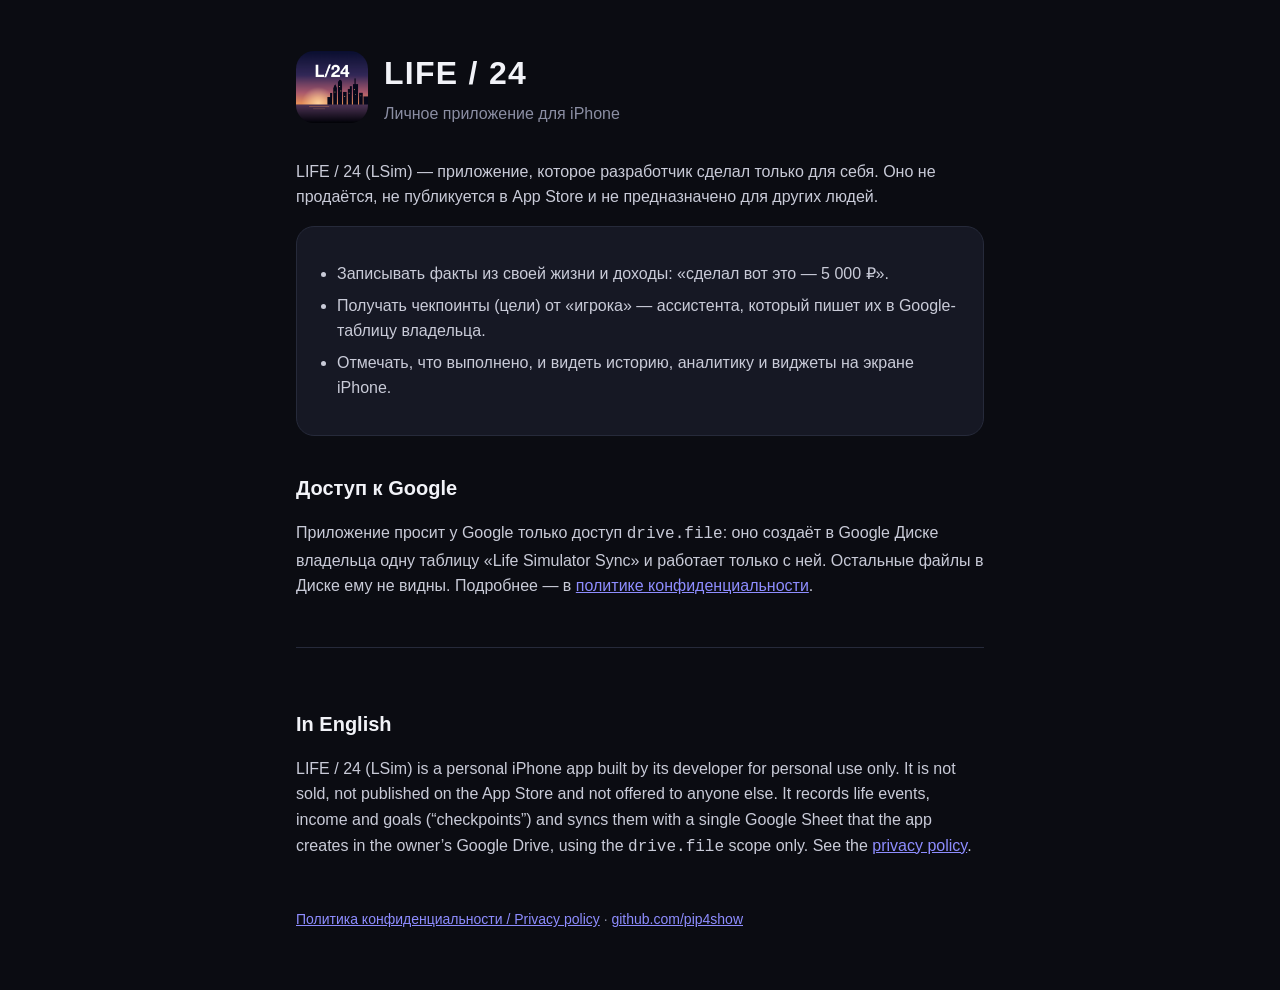
<file: index.html>
<!doctype html>
<html lang="ru">
<head>
  <meta charset="utf-8">
  <meta name="viewport" content="width=device-width, initial-scale=1">
  <title>LIFE / 24 — личный дневник-игра для iPhone</title>
  <meta name="description" content="LIFE / 24 — личное приложение для iPhone: факты из жизни, чекпоинты и доходы. Не распространяется публично.">
  <link rel="icon" href="favicon.png">
  <link rel="stylesheet" href="style.css">
</head>
<body>
<main>
  <header>
    <img src="icon.png" alt="Иконка LIFE / 24">
    <div>
      <h1>LIFE / 24</h1>
      <p class="tagline">Личное приложение для iPhone</p>
    </div>
  </header>

  <p>
    LIFE / 24 (LSim) — приложение, которое разработчик сделал только для себя. Оно не продаётся,
    не публикуется в App Store и не предназначено для других людей.
  </p>

  <div class="card">
    <ul>
      <li>Записывать факты из своей жизни и доходы: «сделал вот это — 5 000 ₽».</li>
      <li>Получать чекпоинты (цели) от «игрока» — ассистента, который пишет их в Google-таблицу владельца.</li>
      <li>Отмечать, что выполнено, и видеть историю, аналитику и виджеты на экране iPhone.</li>
    </ul>
  </div>

  <h2>Доступ к Google</h2>
  <p>
    Приложение просит у Google только доступ <code>drive.file</code>: оно создаёт в Google Диске владельца
    одну таблицу «Life Simulator Sync» и работает только с ней. Остальные файлы в Диске ему не видны.
    Подробнее — в <a href="privacy.html">политике конфиденциальности</a>.
  </p>

  <section class="lang" lang="en">
    <h2>In English</h2>
    <p>
      LIFE / 24 (LSim) is a personal iPhone app built by its developer for personal use only. It is not sold,
      not published on the App Store and not offered to anyone else. It records life events, income and goals
      (“checkpoints”) and syncs them with a single Google Sheet that the app creates in the owner’s Google Drive,
      using the <code>drive.file</code> scope only. See the <a href="privacy.html">privacy policy</a>.
    </p>
  </section>

  <footer>
    <a href="privacy.html">Политика конфиденциальности / Privacy policy</a> ·
    <a href="https://github.com/pip4show">github.com/pip4show</a>
  </footer>
</main>
</body>
</html>
</file>
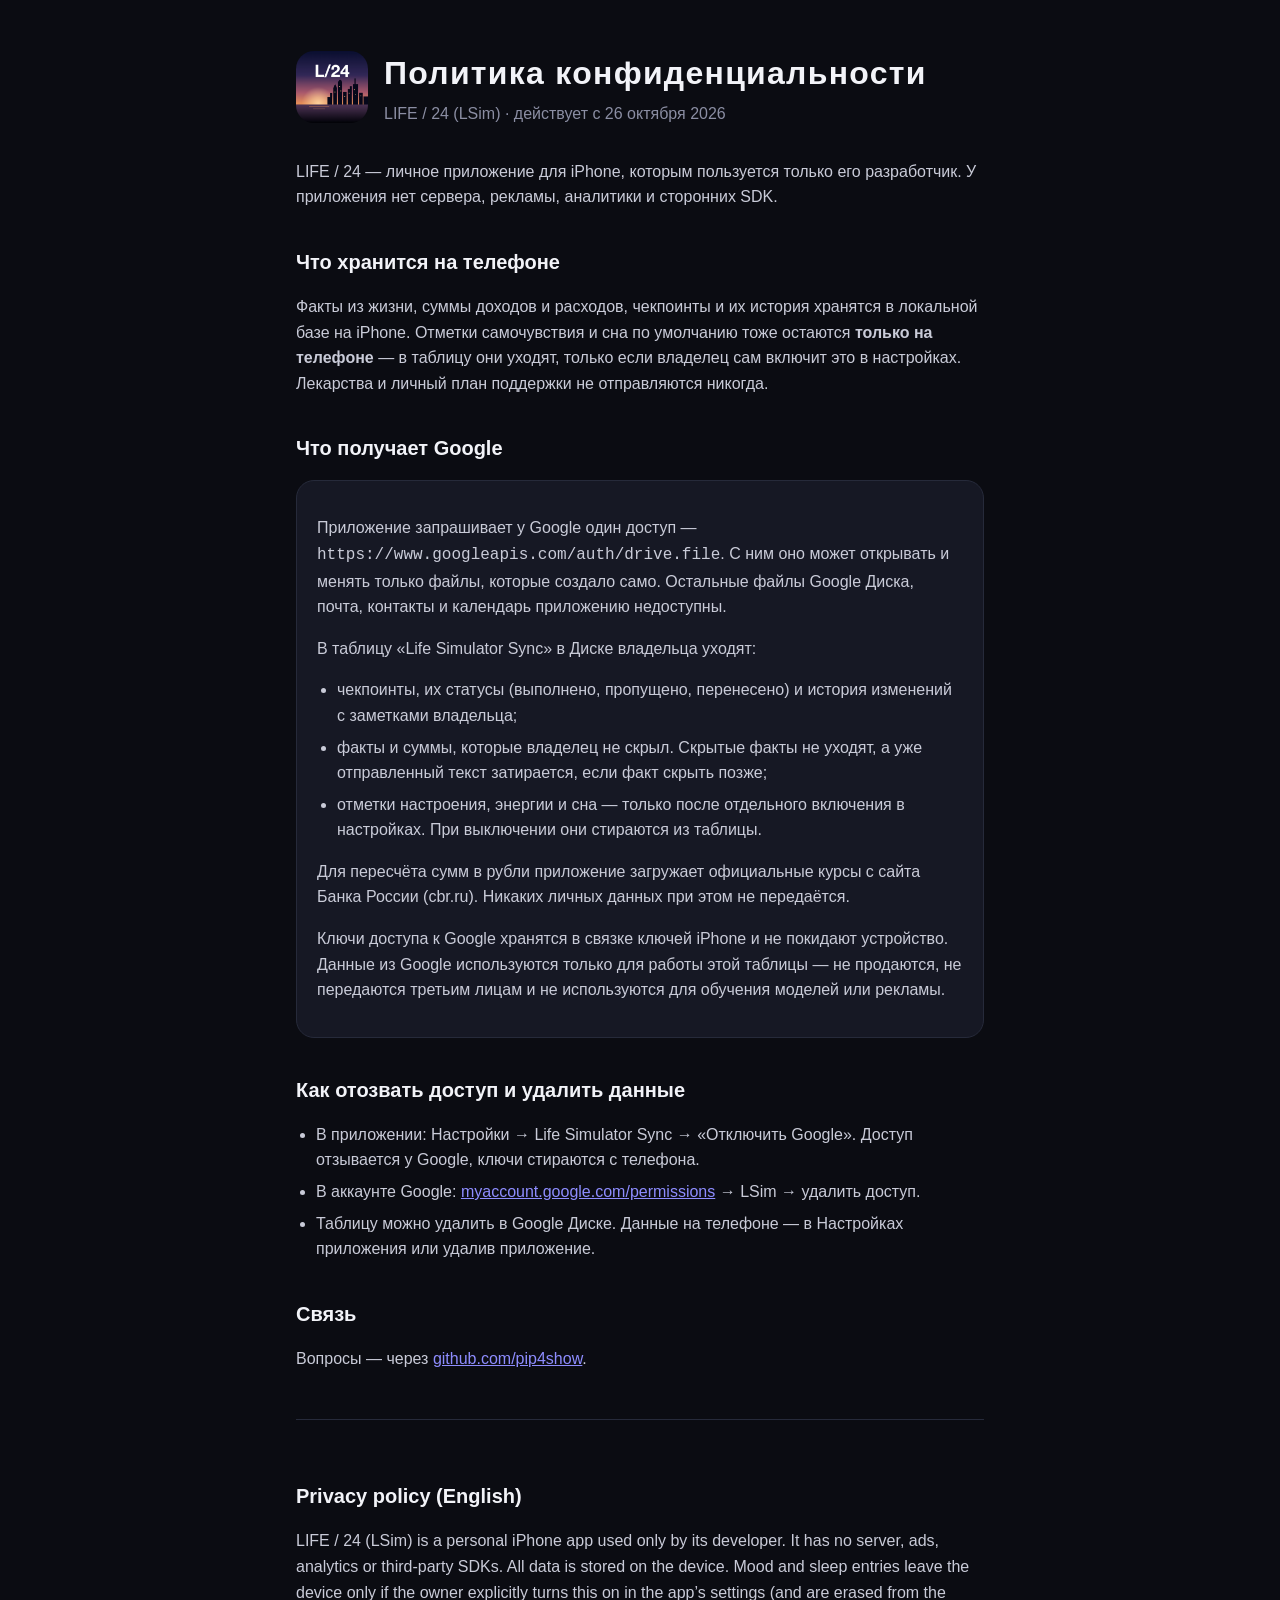
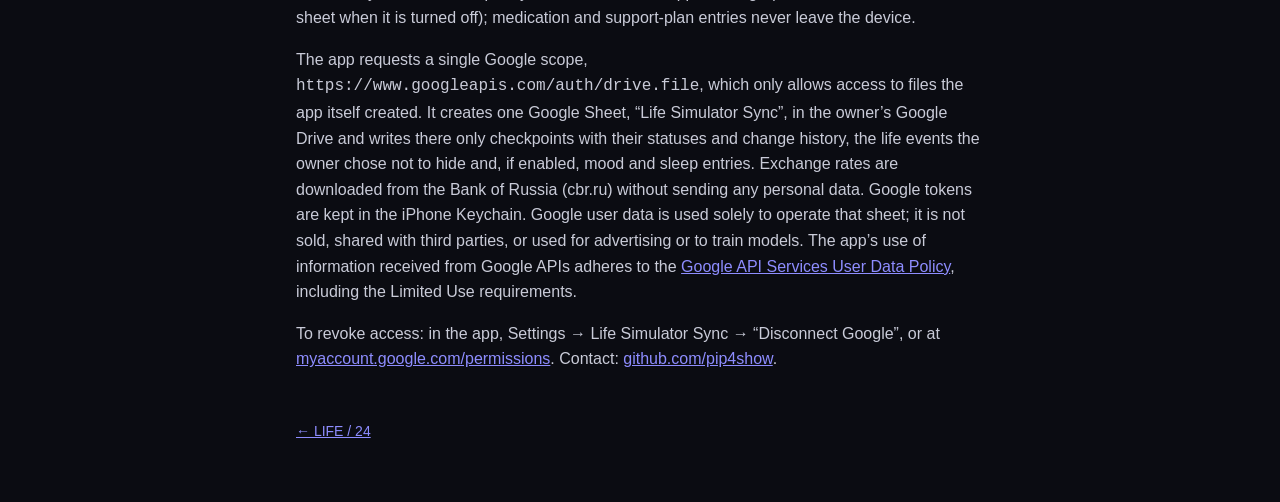
<file: privacy.html>
<!doctype html>
<html lang="ru">
<head>
  <meta charset="utf-8">
  <meta name="viewport" content="width=device-width, initial-scale=1">
  <title>LIFE / 24 — политика конфиденциальности</title>
  <meta name="description" content="Какие данные использует приложение LIFE / 24 и куда они уходят.">
  <link rel="icon" href="favicon.png">
  <link rel="stylesheet" href="style.css">
</head>
<body>
<main>
  <header>
    <img src="icon.png" alt="Иконка LIFE / 24">
    <div>
      <h1>Политика конфиденциальности</h1>
      <p class="tagline">LIFE / 24 (LSim) · действует с 26 октября 2026</p>
    </div>
  </header>

  <p>
    LIFE / 24 — личное приложение для iPhone, которым пользуется только его разработчик.
    У приложения нет сервера, рекламы, аналитики и сторонних SDK.
  </p>

  <h2>Что хранится на телефоне</h2>
  <p>
    Факты из жизни, суммы доходов и расходов, чекпоинты и их история хранятся в локальной базе на iPhone.
    Отметки самочувствия и сна по умолчанию тоже остаются <strong>только на телефоне</strong> — в таблицу они уходят,
    только если владелец сам включит это в настройках. Лекарства и личный план поддержки не отправляются никогда.
  </p>

  <h2>Что получает Google</h2>
  <div class="card">
    <p>
      Приложение запрашивает у Google один доступ — <code>https://www.googleapis.com/auth/drive.file</code>.
      С ним оно может открывать и менять только файлы, которые создало само. Остальные файлы
      Google Диска, почта, контакты и календарь приложению недоступны.
    </p>
    <p>В таблицу «Life Simulator Sync» в Диске владельца уходят:</p>
    <ul>
      <li>чекпоинты, их статусы (выполнено, пропущено, перенесено) и история изменений с заметками владельца;</li>
      <li>факты и суммы, которые владелец не скрыл. Скрытые факты не уходят, а уже отправленный текст затирается, если факт скрыть позже;</li>
      <li>отметки настроения, энергии и сна — только после отдельного включения в настройках. При выключении они стираются из таблицы.</li>
    </ul>
    <p>
      Для пересчёта сумм в рубли приложение загружает официальные курсы с сайта Банка России (cbr.ru).
      Никаких личных данных при этом не передаётся.
    </p>
    <p>
      Ключи доступа к Google хранятся в связке ключей iPhone и не покидают устройство.
      Данные из Google используются только для работы этой таблицы — не продаются, не передаются третьим лицам
      и не используются для обучения моделей или рекламы.
    </p>
  </div>

  <h2>Как отозвать доступ и удалить данные</h2>
  <ul>
    <li>В приложении: Настройки → Life Simulator Sync → «Отключить Google». Доступ отзывается у Google, ключи стираются с телефона.</li>
    <li>В аккаунте Google: <a href="https://myaccount.google.com/permissions">myaccount.google.com/permissions</a> → LSim → удалить доступ.</li>
    <li>Таблицу можно удалить в Google Диске. Данные на телефоне — в Настройках приложения или удалив приложение.</li>
  </ul>

  <h2>Связь</h2>
  <p>Вопросы — через <a href="https://github.com/pip4show">github.com/pip4show</a>.</p>

  <section class="lang" lang="en">
    <h2>Privacy policy (English)</h2>
    <p>
      LIFE / 24 (LSim) is a personal iPhone app used only by its developer. It has no server, ads, analytics or third-party SDKs.
      All data is stored on the device. Mood and sleep entries leave the device only if the owner explicitly turns this on
      in the app’s settings (and are erased from the sheet when it is turned off); medication and support-plan entries never leave the device.
    </p>
    <p>
      The app requests a single Google scope, <code>https://www.googleapis.com/auth/drive.file</code>, which only allows access
      to files the app itself created. It creates one Google Sheet, “Life Simulator Sync”, in the owner’s Google Drive and writes
      there only checkpoints with their statuses and change history, the life events the owner chose not to hide and, if enabled,
      mood and sleep entries. Exchange rates are downloaded from the Bank of Russia (cbr.ru) without sending any personal data. Google tokens are kept in the
      iPhone Keychain. Google user data is used solely to operate that sheet; it is not sold, shared with third parties, or used
      for advertising or to train models. The app’s use of information received from Google APIs adheres to the
      <a href="https://developers.google.com/terms/api-services-user-data-policy">Google API Services User Data Policy</a>,
      including the Limited Use requirements.
    </p>
    <p>
      To revoke access: in the app, Settings → Life Simulator Sync → “Disconnect Google”, or at
      <a href="https://myaccount.google.com/permissions">myaccount.google.com/permissions</a>. Contact:
      <a href="https://github.com/pip4show">github.com/pip4show</a>.
    </p>
  </section>

  <footer><a href="./">← LIFE / 24</a></footer>
</main>
</body>
</html>
</file>
<file: style.css>
:root {
  --bg: #0b0c12;
  --surface: #161824;
  --line: #262a3a;
  --text: #f2f3f8;
  --body: #c9cbd8;
  --muted: #8b8ea3;
  --accent: #8e8dff;
  --green: #5fd49a;
  color-scheme: dark;
}

* { box-sizing: border-box; }

body {
  margin: 0;
  background: var(--bg);
  color: var(--body);
  font: 16px/1.6 -apple-system, BlinkMacSystemFont, "SF Pro Text", "Segoe UI", Roboto, sans-serif;
}

main {
  max-width: 720px;
  margin: 0 auto;
  padding: 48px 16px 64px;
}

header {
  display: flex;
  align-items: center;
  gap: 16px;
  margin-bottom: 32px;
}

header img {
  width: 72px;
  height: 72px;
  border-radius: 18px;
}

h1 {
  margin: 0;
  color: var(--text);
  font-size: 32px;
  letter-spacing: 0.04em;
}

h2 {
  margin: 36px 0 8px;
  color: var(--text);
  font-size: 20px;
}

.tagline {
  margin: 2px 0 0;
  color: var(--muted);
}

a { color: var(--accent); }

.card {
  background: var(--surface);
  border: 1px solid var(--line);
  border-radius: 18px;
  padding: 18px 20px;
  margin: 16px 0;
}

ul { padding-left: 20px; }
li { margin: 6px 0; }

.ok { color: var(--green); }

.lang {
  margin-top: 48px;
  padding-top: 24px;
  border-top: 1px solid var(--line);
}

footer {
  margin-top: 48px;
  color: var(--muted);
  font-size: 14px;
}

@media (max-width: 480px) {
  main { padding-top: 32px; }
  h1 { font-size: 26px; }
}
</file>
